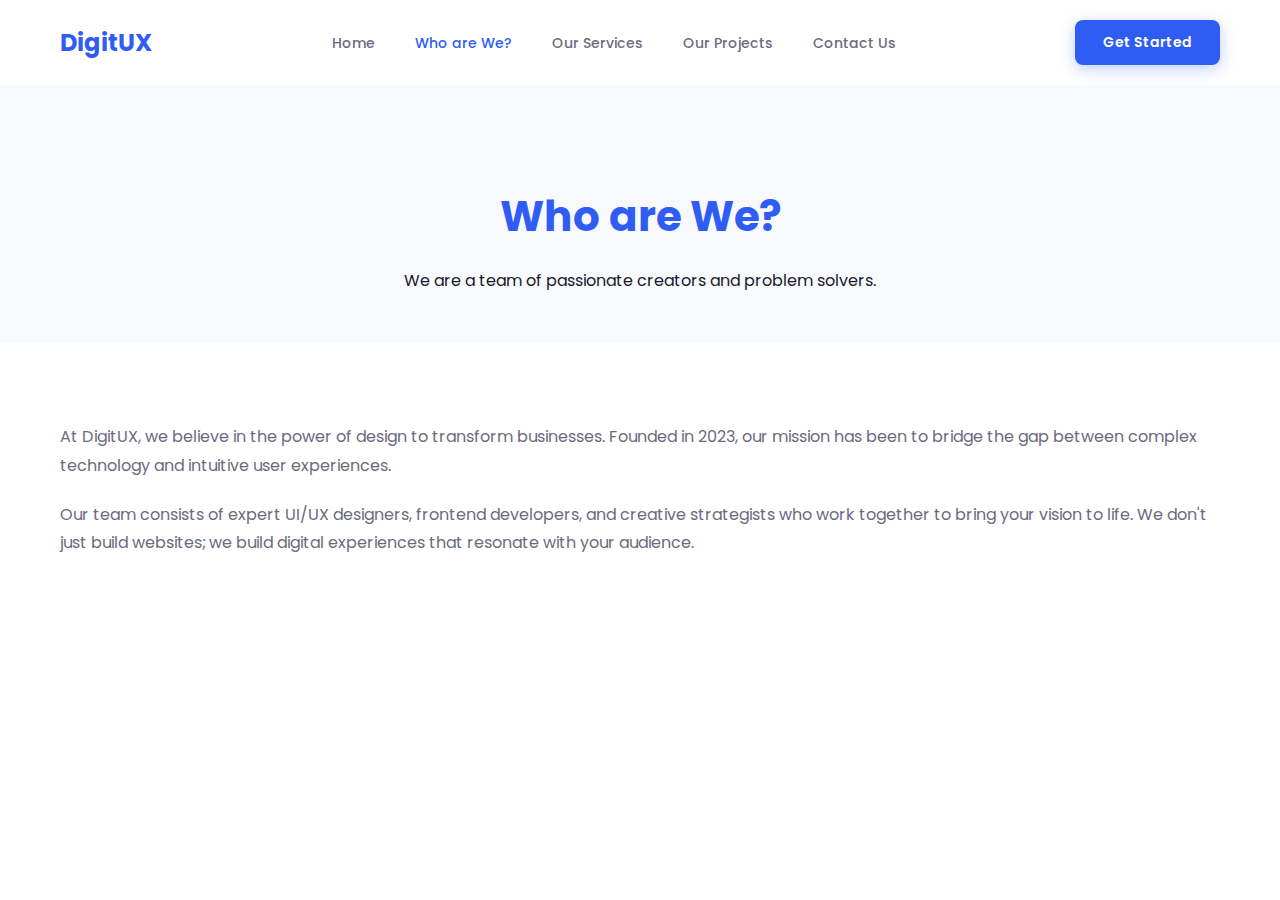
<file: about.html>
<!DOCTYPE html>
<html lang="en">

<head>
    <meta charset="UTF-8">
    <meta name="viewport" content="width=device-width, initial-scale=1.0">
    <title>Who are We? - DigitUX</title>
    <link rel="preconnect" href="https://fonts.googleapis.com">
    <link rel="preconnect" href="https://fonts.gstatic.com" crossorigin>
    <link href="https://fonts.googleapis.com/css2?family=Poppins:wght@300;400;500;600;700&display=swap"
        rel="stylesheet">
    <link rel="stylesheet" href="https://cdnjs.cloudflare.com/ajax/libs/font-awesome/6.4.0/css/all.min.css">
    <link rel="stylesheet" href="css/style.css">
</head>

<body>
    <nav class="navbar">
        <div class="container">
            <a href="index.html" class="logo">DigitUX</a>
            <ul class="nav-links">
                <li><a href="index.html">Home</a></li>
                <li><a href="about.html" class="active">Who are We?</a></li>
                <li><a href="services.html">Our Services</a></li>
                <li><a href="projects.html">Our Projects</a></li>
                <li><a href="contact.html">Contact Us</a></li>
            </ul>
            <a href="#" class="btn-primary">Get Started</a>
            <div class="hamburger">
                <i class="fas fa-bars"></i>
            </div>
        </div>
    </nav>

    <header class="page-header">
        <div class="container">
            <h1>Who are We?</h1>
            <p>We are a team of passionate creators and problem solvers.</p>
        </div>
    </header>

    <section class="page-content">
        <div class="container">
            <p>At DigitUX, we believe in the power of design to transform businesses. Founded in 2023, our mission has
                been to bridge the gap between complex technology and intuitive user experiences.</p>
            <p>Our team consists of expert UI/UX designers, frontend developers, and creative strategists who work
                together to bring your vision to life. We don't just build websites; we build digital experiences that
                resonate with your audience.</p>
        </div>
    </section>

    <script src="js/main.js"></script>
</body>

</html>
</file>
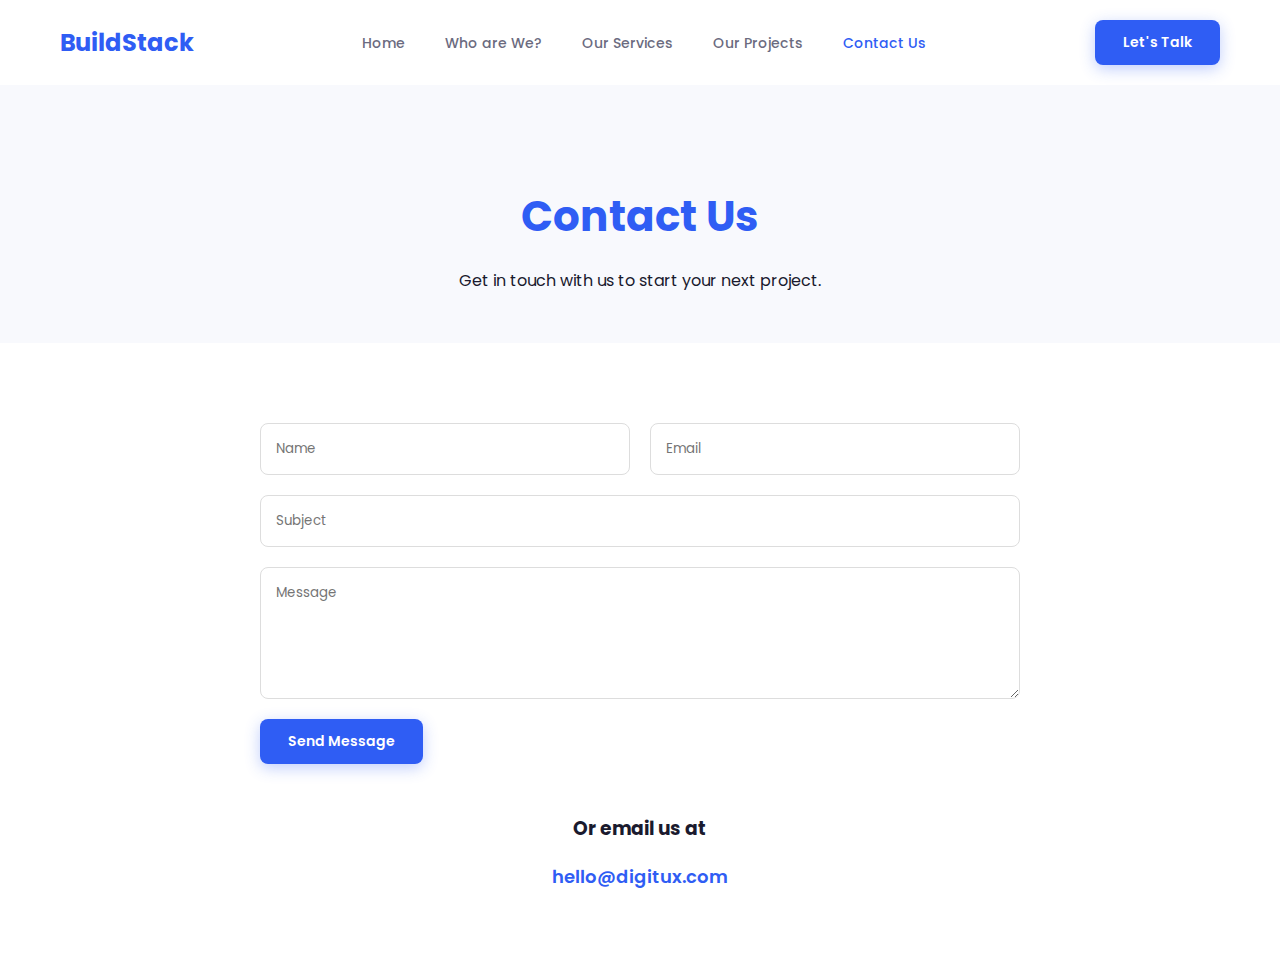
<file: contact.html>
<!DOCTYPE html>
<html lang="en">

<head>
    <meta charset="UTF-8">
    <meta name="viewport" content="width=device-width, initial-scale=1.0">
    <title>Contact Us - BuildStack</title>
    <link rel="preconnect" href="https://fonts.googleapis.com">
    <link rel="preconnect" href="https://fonts.gstatic.com" crossorigin>
    <link href="https://fonts.googleapis.com/css2?family=Poppins:wght@300;400;500;600;700&display=swap"
        rel="stylesheet">
    <link rel="stylesheet" href="https://cdnjs.cloudflare.com/ajax/libs/font-awesome/6.4.0/css/all.min.css">
    <link rel="stylesheet" href="css/style.css">
</head>

<body>
    <nav class="navbar">
        <div class="container">
            <a href="index.html" class="logo">BuildStack</a>
            <ul class="nav-links">
                <li><a href="index.html">Home</a></li>
                <li><a href="about.html">Who are We?</a></li>
                <li><a href="services.html">Our Services</a></li>
                <li><a href="projects.html">Our Projects</a></li>
                <li><a href="contact.html" class="active">Contact Us</a></li>
            </ul>
            <a href="contact.html" class="btn-primary">Let's Talk</a>
            <div class="hamburger">
                <i class="fas fa-bars"></i>
            </div>
        </div>
    </nav>

    <header class="page-header">
        <div class="container">
            <h1>Contact Us</h1>
            <p>Get in touch with us to start your next project.</p>
        </div>
    </header>

    <section class="page-content">
        <div class="container" style="max-width: 800px;">
            <form action="https://formspree.io/f/xnjvaywb" method="POST"
                style="display: flex; flex-direction: column; gap: 20px;">
                <div style="display: grid; grid-template-columns: 1fr 1fr; gap: 20px;">
                    <input type="text" name="name" placeholder="Name"
                        style="padding: 15px; border: 1px solid #ddd; border-radius: 8px;">
                    <input type="email" name="email" placeholder="Email"
                        style="padding: 15px; border: 1px solid #ddd; border-radius: 8px;">
                </div>
                <input type="text" name="subject" placeholder="Subject"
                    style="padding: 15px; border: 1px solid #ddd; border-radius: 8px;">
                <textarea name="message" rows="5" placeholder="Message"
                    style="padding: 15px; border: 1px solid #ddd; border-radius: 8px;"></textarea>
                <button type="submit" class="btn-primary"
                    style="width: fit-content; border: none; cursor: pointer;">Send Message</button>
            </form>

            <div style="margin-top: 50px; text-align: center;">
                <h3 style="margin-bottom: 20px;">Or email us at</h3>
                <a href="mailto:hello@digitux.com"
                    style="color: var(--primary-color); font-weight: 600; font-size: 18px;">hello@digitux.com</a>
            </div>
        </div>
    </section>

    <script src="js/main.js"></script>
</body>

</html>
</file>
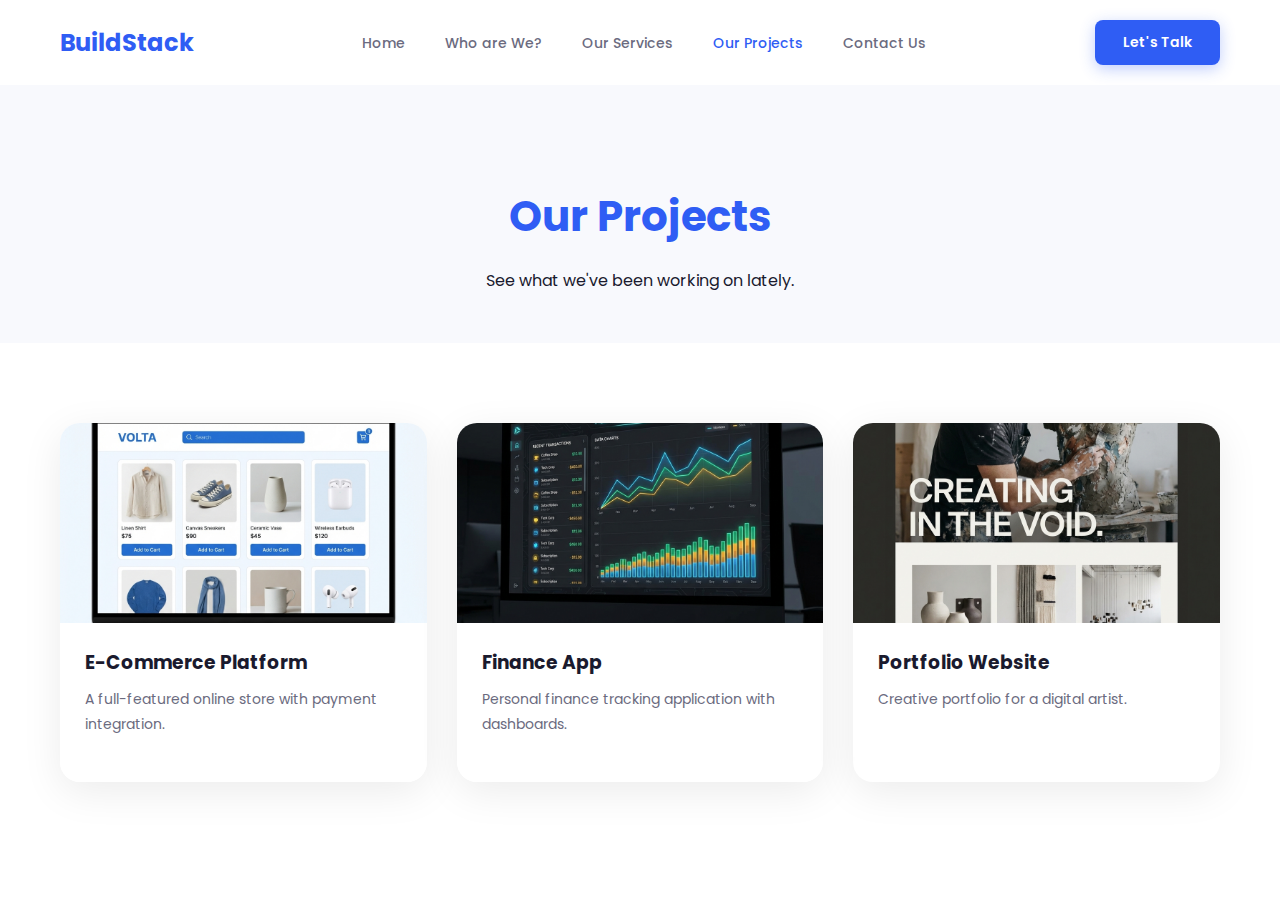
<file: projects.html>
<!DOCTYPE html>
<html lang="en">

<head>
    <meta charset="UTF-8">
    <meta name="viewport" content="width=device-width, initial-scale=1.0">
    <title>Our Projects - BuildStack</title>
    <link rel="preconnect" href="https://fonts.googleapis.com">
    <link rel="preconnect" href="https://fonts.gstatic.com" crossorigin>
    <link href="https://fonts.googleapis.com/css2?family=Poppins:wght@300;400;500;600;700&display=swap"
        rel="stylesheet">
    <link rel="stylesheet" href="https://cdnjs.cloudflare.com/ajax/libs/font-awesome/6.4.0/css/all.min.css">
    <link rel="stylesheet" href="css/style.css">
</head>

<body>
    <nav class="navbar">
        <div class="container">
            <a href="index.html" class="logo">BuildStack</a>
            <ul class="nav-links">
                <li><a href="index.html">Home</a></li>
                <li><a href="about.html">Who are We?</a></li>
                <li><a href="services.html">Our Services</a></li>
                <li><a href="projects.html" class="active">Our Projects</a></li>
                <li><a href="contact.html">Contact Us</a></li>
            </ul>
            <a href="contact.html" class="btn-primary">Let's Talk</a>
            <div class="hamburger">
                <i class="fas fa-bars"></i>
            </div>
        </div>
    </nav>

    <header class="page-header">
        <div class="container">
            <h1>Our Projects</h1>
            <p>See what we've been working on lately.</p>
        </div>
    </header>

    <section class="page-content">
        <div class="container">
            <div style="display: grid; grid-template-columns: repeat(auto-fit, minmax(350px, 1fr)); gap: 30px;">
                <!-- Project 1 -->
                <div style="border-radius: 20px; overflow: hidden; box-shadow: var(--shadow-soft);">
                    <div
                        style="height: 200px; overflow: hidden; display: flex; align-items: center; justify-content: center;">
                        <img src="assets/ecommerce.png" alt="E-Commerce Platform"
                            style="width: 100%; height: 100%; object-fit: cover;">
                    </div>
                    <div style="padding: 25px; background: white;">
                        <h3 style="margin-bottom: 10px;">E-Commerce Platform</h3>
                        <p style="font-size: 14px;">A full-featured online store with payment integration.</p>
                    </div>
                </div>
                <!-- Project 2 -->
                <div style="border-radius: 20px; overflow: hidden; box-shadow: var(--shadow-soft);">
                    <div
                        style="height: 200px; overflow: hidden; display: flex; align-items: center; justify-content: center;">
                        <img src="assets/finance.png" alt="Finance App"
                            style="width: 100%; height: 100%; object-fit: cover;">
                    </div>
                    <div style="padding: 25px; background: white;">
                        <h3 style="margin-bottom: 10px;">Finance App</h3>
                        <p style="font-size: 14px;">Personal finance tracking application with dashboards.</p>
                    </div>
                </div>
                <!-- Project 3 -->
                <div style="border-radius: 20px; overflow: hidden; box-shadow: var(--shadow-soft);">
                    <div
                        style="height: 200px; overflow: hidden; display: flex; align-items: center; justify-content: center;">
                        <img src="assets/portfolio.png" alt="Portfolio Website"
                            style="width: 100%; height: 100%; object-fit: cover;">
                    </div>
                    <div style="padding: 25px; background: white;">
                        <h3 style="margin-bottom: 10px;">Portfolio Website</h3>
                        <p style="font-size: 14px;">Creative portfolio for a digital artist.</p>
                    </div>
                </div>
            </div>
        </div>
    </section>

    <script src="js/main.js"></script>
</body>

</html>
</file>
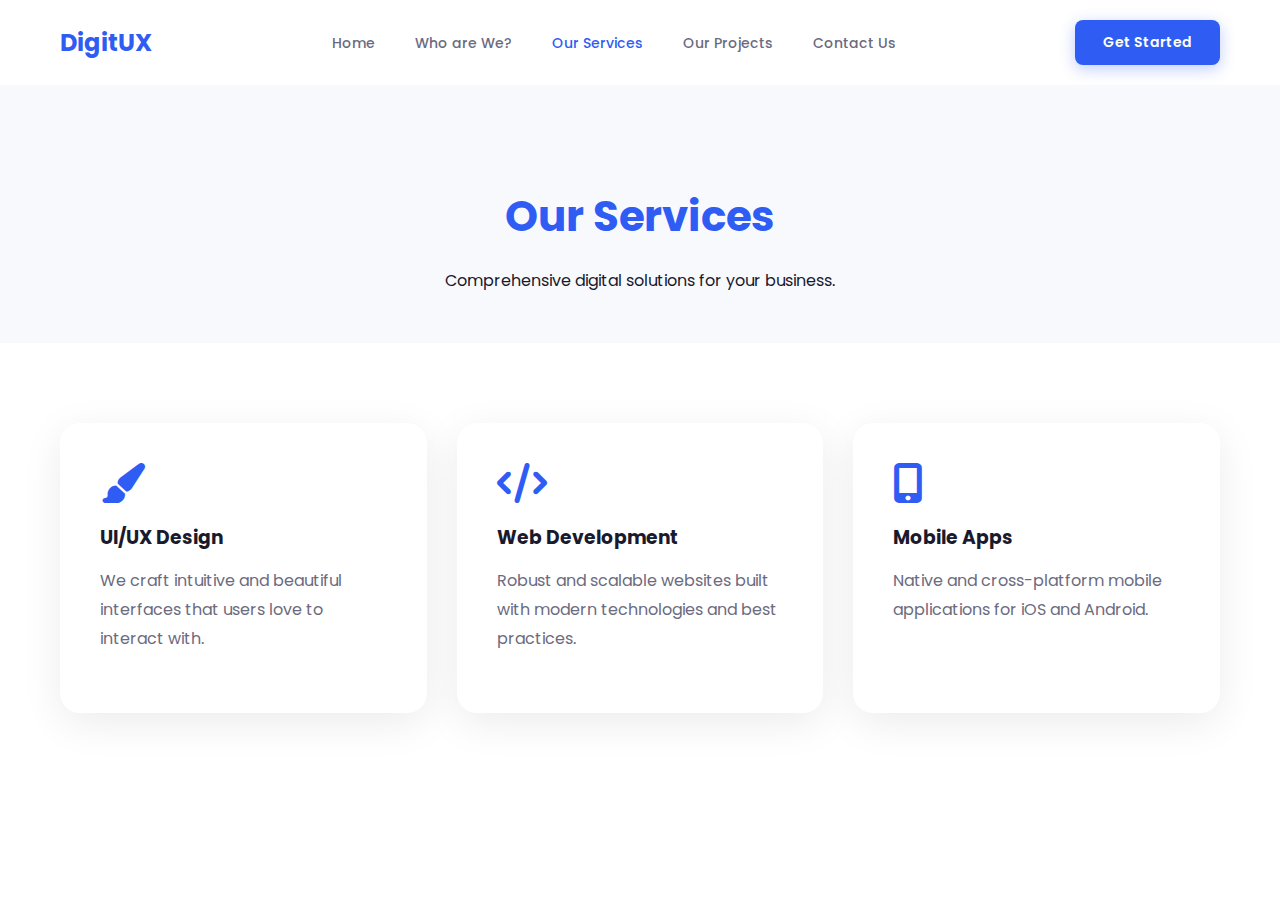
<file: services.html>
<!DOCTYPE html>
<html lang="en">

<head>
    <meta charset="UTF-8">
    <meta name="viewport" content="width=device-width, initial-scale=1.0">
    <title>Our Services - DigitUX</title>
    <link rel="preconnect" href="https://fonts.googleapis.com">
    <link rel="preconnect" href="https://fonts.gstatic.com" crossorigin>
    <link href="https://fonts.googleapis.com/css2?family=Poppins:wght@300;400;500;600;700&display=swap"
        rel="stylesheet">
    <link rel="stylesheet" href="https://cdnjs.cloudflare.com/ajax/libs/font-awesome/6.4.0/css/all.min.css">
    <link rel="stylesheet" href="css/style.css">
</head>

<body>
    <nav class="navbar">
        <div class="container">
            <a href="index.html" class="logo">DigitUX</a>
            <ul class="nav-links">
                <li><a href="index.html">Home</a></li>
                <li><a href="about.html">Who are We?</a></li>
                <li><a href="services.html" class="active">Our Services</a></li>
                <li><a href="projects.html">Our Projects</a></li>
                <li><a href="contact.html">Contact Us</a></li>
            </ul>
            <a href="#" class="btn-primary">Get Started</a>
            <div class="hamburger">
                <i class="fas fa-bars"></i>
            </div>
        </div>
    </nav>

    <header class="page-header">
        <div class="container">
            <h1>Our Services</h1>
            <p>Comprehensive digital solutions for your business.</p>
        </div>
    </header>

    <section class="page-content">
        <div class="container">
            <div style="display: grid; grid-template-columns: repeat(auto-fit, minmax(300px, 1fr)); gap: 30px;">
                <!-- Service 1 -->
                <div style="background: white; padding: 40px; border-radius: 20px; box-shadow: var(--shadow-soft);">
                    <i class="fas fa-paint-brush"
                        style="font-size: 40px; color: var(--primary-color); margin-bottom: 20px;"></i>
                    <h3 style="margin-bottom: 15px;">UI/UX Design</h3>
                    <p>We craft intuitive and beautiful interfaces that users love to interact with.</p>
                </div>
                <!-- Service 2 -->
                <div style="background: white; padding: 40px; border-radius: 20px; box-shadow: var(--shadow-soft);">
                    <i class="fas fa-code"
                        style="font-size: 40px; color: var(--primary-color); margin-bottom: 20px;"></i>
                    <h3 style="margin-bottom: 15px;">Web Development</h3>
                    <p>Robust and scalable websites built with modern technologies and best practices.</p>
                </div>
                <!-- Service 3 -->
                <div style="background: white; padding: 40px; border-radius: 20px; box-shadow: var(--shadow-soft);">
                    <i class="fas fa-mobile-alt"
                        style="font-size: 40px; color: var(--primary-color); margin-bottom: 20px;"></i>
                    <h3 style="margin-bottom: 15px;">Mobile Apps</h3>
                    <p>Native and cross-platform mobile applications for iOS and Android.</p>
                </div>
            </div>
        </div>
    </section>

    <script src="js/main.js"></script>
</body>

</html>
</file>
<file: css/style.css>
:root {
  --primary-color: #2F5DF4;
  /* Bright Blue */
  --secondary-color: #6C63FF;
  /* Violet/Purple hint if needed, mostly blue in design */
  --text-dark: #1A1A2E;
  --text-gray: #6B6B80;
  --bg-light: #F8F9FD;
  --white: #FFFFFF;
  --shadow-soft: 0 10px 40px rgba(0, 0, 0, 0.08);
  --shadow-badge: 0 8px 20px rgba(0, 0, 0, 0.06);
}

* {
  margin: 0;
  padding: 0;
  box-sizing: border-box;
  font-family: 'Poppins', sans-serif;
}

body {
  background-color: var(--white);
  color: var(--text-dark);
  overflow-x: hidden;
}

a {
  text-decoration: none;
  color: inherit;
}

ul {
  list-style: none;
}

/* Container */
.container {
  max-width: 1200px;
  margin: 0 auto;
  padding: 0 20px;
}

/* Navbar */
.navbar {
  padding: 20px 0;
  display: flex;
  align-items: center;
  justify-content: space-between;
}

.navbar .container {
  display: flex;
  justify-content: space-between;
  align-items: center;
  width: 100%;
}

.logo {
  font-size: 24px;
  font-weight: 700;
  color: var(--primary-color);
}

.nav-links {
  display: flex;
  gap: 40px;
}

.nav-links a {
  font-weight: 500;
  color: var(--text-gray);
  font-size: 14px;
  transition: color 0.3s;
}

.nav-links a.active,
.nav-links a:hover {
  color: var(--primary-color);
}

.btn-primary {
  background-color: var(--primary-color);
  color: var(--white);
  padding: 12px 28px;
  border-radius: 8px;
  font-weight: 600;
  font-size: 14px;
  transition: transform 0.3s, box-shadow 0.3s;
  box-shadow: 0 4px 15px rgba(47, 93, 244, 0.3);
}

.btn-primary:hover {
  transform: translateY(-2px);
  box-shadow: 0 8px 20px rgba(47, 93, 244, 0.4);
}

.hamburger {
  display: none;
  font-size: 24px;
  color: var(--text-dark);
  cursor: pointer;
}

/* Hero Section */
.hero {
  position: relative;
  padding: 60px 0 100px;
  min-height: 90vh;
  display: flex;
  align-items: center;
}

.hero-container {
  display: flex;
  align-items: center;
  justify-content: space-between;
  width: 100%;
}

.hero-content {
  flex: 1;
  max-width: 500px;
  position: relative;
  z-index: 2;
}

.greeting {
  color: var(--primary-color);
  font-weight: 600;
  font-size: 18px;
  margin-bottom: 10px;
  display: block;
}

.hero-content h1 {
  font-size: 52px;
  line-height: 1.2;
  margin-bottom: 20px;
  color: var(--text-dark);
  font-weight: 800;
}

.hero-content p {
  color: var(--text-gray);
  font-size: 16px;
  line-height: 1.6;
  margin-bottom: 35px;
  max-width: 450px;
}

.hero-btns {
  display: flex;
  align-items: center;
  gap: 20px;
}

.btn-text {
  color: var(--text-dark);
  font-weight: 600;
  font-size: 15px;
  display: flex;
  align-items: center;
  gap: 8px;
}

.btn-text i {
  font-size: 12px;
  color: var(--primary-color);
}

/* Right Visual (Hexagon + Badges) */
.hero-visual {
  flex: 1;
  position: relative;
  display: flex;
  justify-content: center;
  align-items: center;
  height: 500px;
  /* Force height for absolute positioning context */
}

/* Hexagon Shape */
.hexagon-wrapper {
  width: 450px;
  height: 480px;
  background: var(--primary-color);
  clip-path: polygon(50% 0%, 100% 25%, 100% 75%, 50% 100%, 0% 75%, 0% 25%);
  display: flex;
  /* Centering the inner image if needed */
  justify-content: center;
  align-items: center;
  /* Optional: padding to create a border effect */
  padding: 15px;
  box-shadow: 0 20px 50px rgba(47, 93, 244, 0.2);
  position: relative;
}

/* Inner Hexagon (The Image) */
.hexagon {
  width: 100%;
  height: 100%;
  background-color: #fff;
  clip-path: polygon(50% 0%, 100% 25%, 100% 75%, 50% 100%, 0% 75%, 0% 25%);
  overflow: hidden;
  position: relative;
}

.hexagon img {
  width: 100%;
  height: 100%;
  object-fit: cover;
}

/* Floating Badges */
.badge {
  position: absolute;
  background: var(--white);
  padding: 10px 18px;
  border-radius: 12px;
  display: flex;
  align-items: center;
  gap: 12px;
  box-shadow: var(--shadow-badge);
  font-weight: 600;
  font-size: 13px;
  color: var(--text-dark);
  z-index: 5;
  animation: float 4s ease-in-out infinite;
}

.badge-icon {
  width: 32px;
  height: 32px;
  border-radius: 8px;
  display: flex;
  align-items: center;
  justify-content: center;
  color: var(--white);
  font-size: 14px;
}

/* Specific Badge Styles & Positions */

/* UI/UX Designer - Top Left */
.badge-ui {
  top: 20%;
  left: 10px;
  animation-delay: 0s;
}

.badge-ui .badge-icon {
  background-color: var(--primary-color);
  /* Matches blue from design */
  color: white;
}

.badge-ui span {
  color: var(--primary-color);
}

/* Icons - Bottom Left */
.badge-icons {
  bottom: 25%;
  left: 20px;
  animation-delay: 1s;
}

.badge-icons .badge-icon {
  /* Based on image looks yellow/gold */
  background: none;
}

.badge-icons i {
  color: #FFC107;
  font-size: 20px;
}

/* Flow Charts - Right Side */
.badge-chart {
  top: 40%;
  right: -20px;
  animation-delay: 0.5s;
}

.badge-chart .badge-icon {
  background: #E0F7FA;
  /* Light Blue Bg */
}

.badge-chart i {
  color: var(--primary-color);
}

/* UI Kit - Bottom Right */
.badge-kit {
  bottom: 15%;
  right: 40px;
  animation-delay: 1.5s;
}

.badge-kit .badge-icon {
  /* Looks like orange/brown palette icon */
  background: none;
}

.badge-kit i {
  color: #FF9800;
  font-size: 18px;
}

/* 3D Decorations */
.decoration-popper {
  position: absolute;
  bottom: -50px;
  left: 0;
  width: 120px;
  z-index: 10;
  transform: rotate(-15deg);
}

.decoration-popper img {
  width: 100%;
}

.decoration-megaphone {
  position: absolute;
  top: -40px;
  right: 50px;
  width: 100px;
  z-index: 10;
  transform: rotate(25deg);
}

.decoration-megaphone img {
  width: 100%;
}

/* Background Patterns (Dots) */
.bg-dots-right {
  position: absolute;
  top: 50%;
  left: 0;
  /* Left side curve from design */
  width: 200px;
  height: 400px;
  background-image: radial-gradient(var(--primary-color) 2px, transparent 2px);
  background-size: 20px 20px;
  z-index: -1;
  opacity: 0.1;
  border-radius: 0 200px 200px 0;
  /* Semi-circle shape */
  transform: translateY(-50%);
}

.bg-dots-left {
  position: absolute;
  bottom: 50px;
  right: 10%;
  width: 100px;
  height: 100px;
  background-image: radial-gradient(var(--primary-color) 2px, transparent 2px);
  background-size: 20px 20px;
  z-index: -1;
  opacity: 0.2;
}


/* Animations */
@keyframes float {
  0% {
    transform: translateY(0px);
  }

  50% {
    transform: translateY(-10px);
  }

  100% {
    transform: translateY(0px);
  }
}

/* Responsive */
@media (max-width: 900px) {
  .container {
    padding: 0 30px;
  }

  .hero-container {
    flex-direction: column;
    text-align: center;
  }

  .hero-content {
    margin-bottom: 60px;
    align-items: center;
    display: flex;
    flex-direction: column;
  }

  .hero-btns {
    justify-content: center;
  }

  .hero-visual {
    width: 100%;
    height: 400px;
    margin-top: 20px;
  }

  .hexagon-wrapper,
  .hexagon {
    width: 300px;
    height: 320px;
  }

  .nav-links {
    display: none;
    /* simple helper for mobile */
  }

  .hamburger {
    display: block;
  }

  .decoration-popper {
    left: -20px;
    bottom: 0;
    width: 80px;
  }

  .badge {
    font-size: 11px;
    padding: 8px 12px;
  }
}
/* Page Styles */
.page-header { padding: 100px 0 50px; text-align: center; background: var(--bg-light); }
.page-header h1 { font-size: 42px; color: var(--primary-color); margin-bottom: 20px; }
.page-content { padding: 80px 0; }
.page-content p { line-height: 1.8; color: var(--text-gray); margin-bottom: 20px; }
</file>
